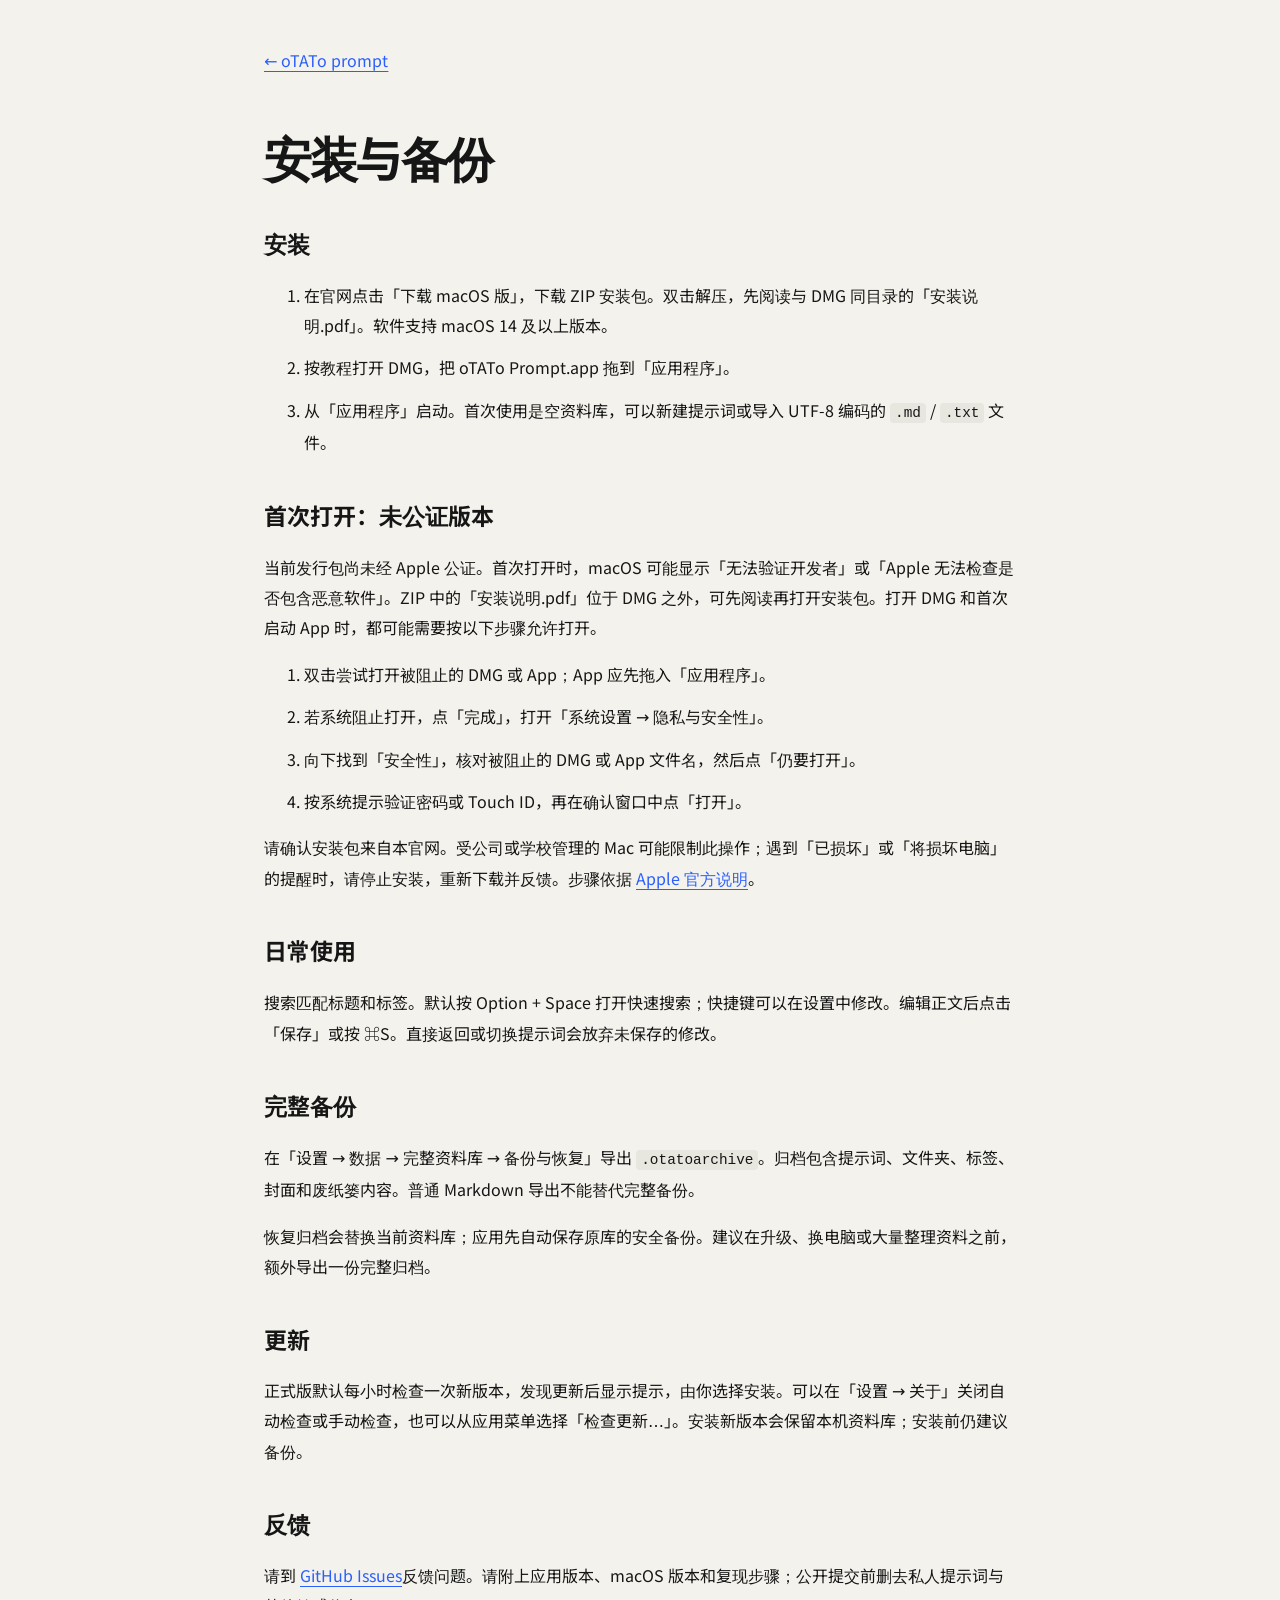
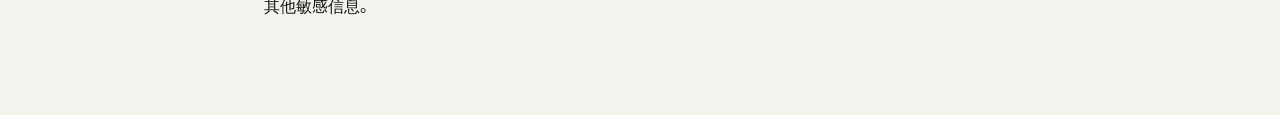
<file: website/help.html>
<!doctype html>
<html lang="zh-CN"><head><meta charset="utf-8"><meta name="viewport" content="width=device-width,initial-scale=1"><title>安装与备份 · oTATo prompt</title><link rel="icon" href="assets/logo.svg"><link rel="stylesheet" href="assets/document.css"></head>
<body><main><nav><a href="/">← oTATo prompt</a></nav><h1>安装与备份</h1>
<h2>安装</h2><ol><li>在官网点击「下载 macOS 版」，下载 ZIP 安装包。双击解压，先阅读与 DMG 同目录的「安装说明.pdf」。软件支持 macOS 14 及以上版本。</li><li>按教程打开 DMG，把 oTATo Prompt.app 拖到「应用程序」。</li><li>从「应用程序」启动。首次使用是空资料库，可以新建提示词或导入 UTF-8 编码的 <code>.md</code> / <code>.txt</code> 文件。</li></ol>
<h2>首次打开：未公证版本</h2><p>当前发行包尚未经 Apple 公证。首次打开时，macOS 可能显示「无法验证开发者」或「Apple 无法检查是否包含恶意软件」。ZIP 中的「安装说明.pdf」位于 DMG 之外，可先阅读再打开安装包。打开 DMG 和首次启动 App 时，都可能需要按以下步骤允许打开。</p>
<ol><li>双击尝试打开被阻止的 DMG 或 App；App 应先拖入「应用程序」。</li><li>若系统阻止打开，点「完成」，打开「系统设置 → 隐私与安全性」。</li><li>向下找到「安全性」，核对被阻止的 DMG 或 App 文件名，然后点「仍要打开」。</li><li>按系统提示验证密码或 Touch ID，再在确认窗口中点「打开」。</li></ol>
<p>请确认安装包来自本官网。受公司或学校管理的 Mac 可能限制此操作；遇到「已损坏」或「将损坏电脑」的提醒时，请停止安装，重新下载并反馈。步骤依据 <a href="https://support.apple.com/zh-cn/102445">Apple 官方说明</a>。</p>
<h2>日常使用</h2><p>搜索匹配标题和标签。默认按 Option + Space 打开快速搜索；快捷键可以在设置中修改。编辑正文后点击「保存」或按 ⌘S。直接返回或切换提示词会放弃未保存的修改。</p>
<h2>完整备份</h2><p>在「设置 → 数据 → 完整资料库 → 备份与恢复」导出 <code>.otatoarchive</code>。归档包含提示词、文件夹、标签、封面和废纸篓内容。普通 Markdown 导出不能替代完整备份。</p>
<p>恢复归档会替换当前资料库；应用先自动保存原库的安全备份。建议在升级、换电脑或大量整理资料之前，额外导出一份完整归档。</p>
<h2>更新</h2><p>正式版默认每小时检查一次新版本，发现更新后显示提示，由你选择安装。可以在「设置 → 关于」关闭自动检查或手动检查，也可以从应用菜单选择「检查更新…」。安装新版本会保留本机资料库；安装前仍建议备份。</p>
<h2>反馈</h2><p>请到 <a href="https://github.com/susu177990-rgb/otato-prompt/issues">GitHub Issues</a>反馈问题。请附上应用版本、macOS 版本和复现步骤；公开提交前删去私人提示词与其他敏感信息。</p></main></body></html>
</file>
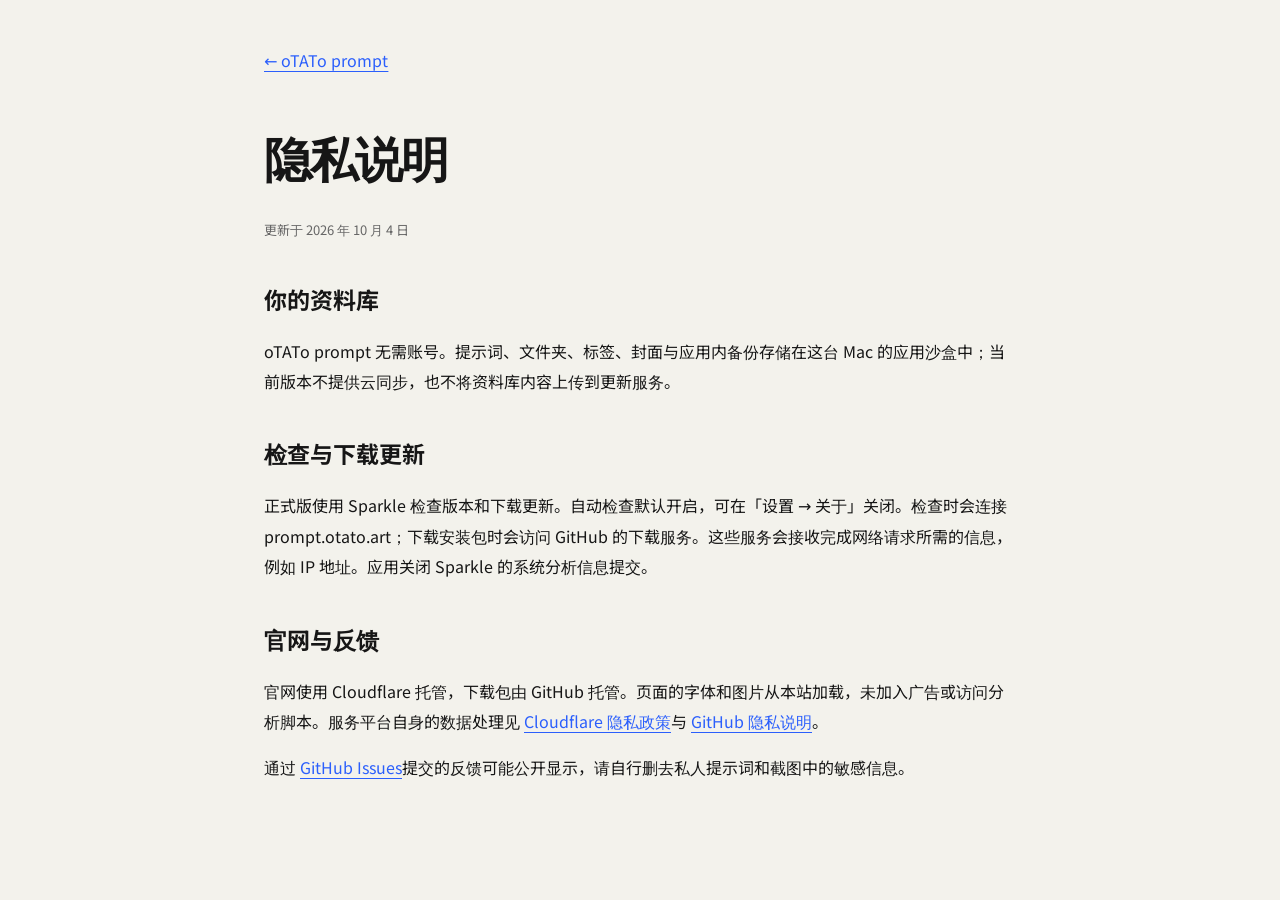
<file: website/privacy.html>
<!doctype html>
<html lang="zh-CN"><head><meta charset="utf-8"><meta name="viewport" content="width=device-width,initial-scale=1"><title>隐私说明 · oTATo prompt</title><link rel="icon" href="assets/logo.svg"><link rel="stylesheet" href="assets/document.css"></head>
<body><main><nav><a href="/">← oTATo prompt</a></nav><h1>隐私说明</h1><p class="date">更新于 2026 年 10 月 4 日</p>
<h2>你的资料库</h2><p>oTATo prompt 无需账号。提示词、文件夹、标签、封面与应用内备份存储在这台 Mac 的应用沙盒中；当前版本不提供云同步，也不将资料库内容上传到更新服务。</p>
<h2>检查与下载更新</h2><p>正式版使用 Sparkle 检查版本和下载更新。自动检查默认开启，可在「设置 → 关于」关闭。检查时会连接 prompt.otato.art；下载安装包时会访问 GitHub 的下载服务。这些服务会接收完成网络请求所需的信息，例如 IP 地址。应用关闭 Sparkle 的系统分析信息提交。</p>
<h2>官网与反馈</h2><p>官网使用 Cloudflare 托管，下载包由 GitHub 托管。页面的字体和图片从本站加载，未加入广告或访问分析脚本。服务平台自身的数据处理见 <a href="https://www.cloudflare.com/privacypolicy/">Cloudflare 隐私政策</a>与 <a href="https://docs.github.com/en/site-policy/privacy-policies/github-general-privacy-statement">GitHub 隐私说明</a>。</p>
<p>通过 <a href="https://github.com/susu177990-rgb/otato-prompt/issues">GitHub Issues</a>提交的反馈可能公开显示，请自行删去私人提示词和截图中的敏感信息。</p></main></body></html>
</file>
<file: website/assets/document.css>
@font-face{font-family:Noto;src:url(fonts/noto-sans-sc.woff2) format("woff2");font-display:swap}
:root{color-scheme:light;font-family:Noto,system-ui,sans-serif;color:#161616;background:#f3f2ec}
*{box-sizing:border-box}body{margin:0}main{max-width:800px;margin:auto;padding:48px 24px 80px}
a{color:#2b5ffc;text-underline-offset:4px}nav{margin-bottom:56px}h1{font-size:clamp(32px,6vw,48px);letter-spacing:-.05em;line-height:1.2}h2{margin-top:40px;font-size:23px}
p,li{font-size:16px;line-height:1.9}li{margin:12px 0}code{font-size:.9em;background:#e7e6df;padding:2px 5px;border-radius:4px}.date{color:#666;font-size:13px}
</file>
